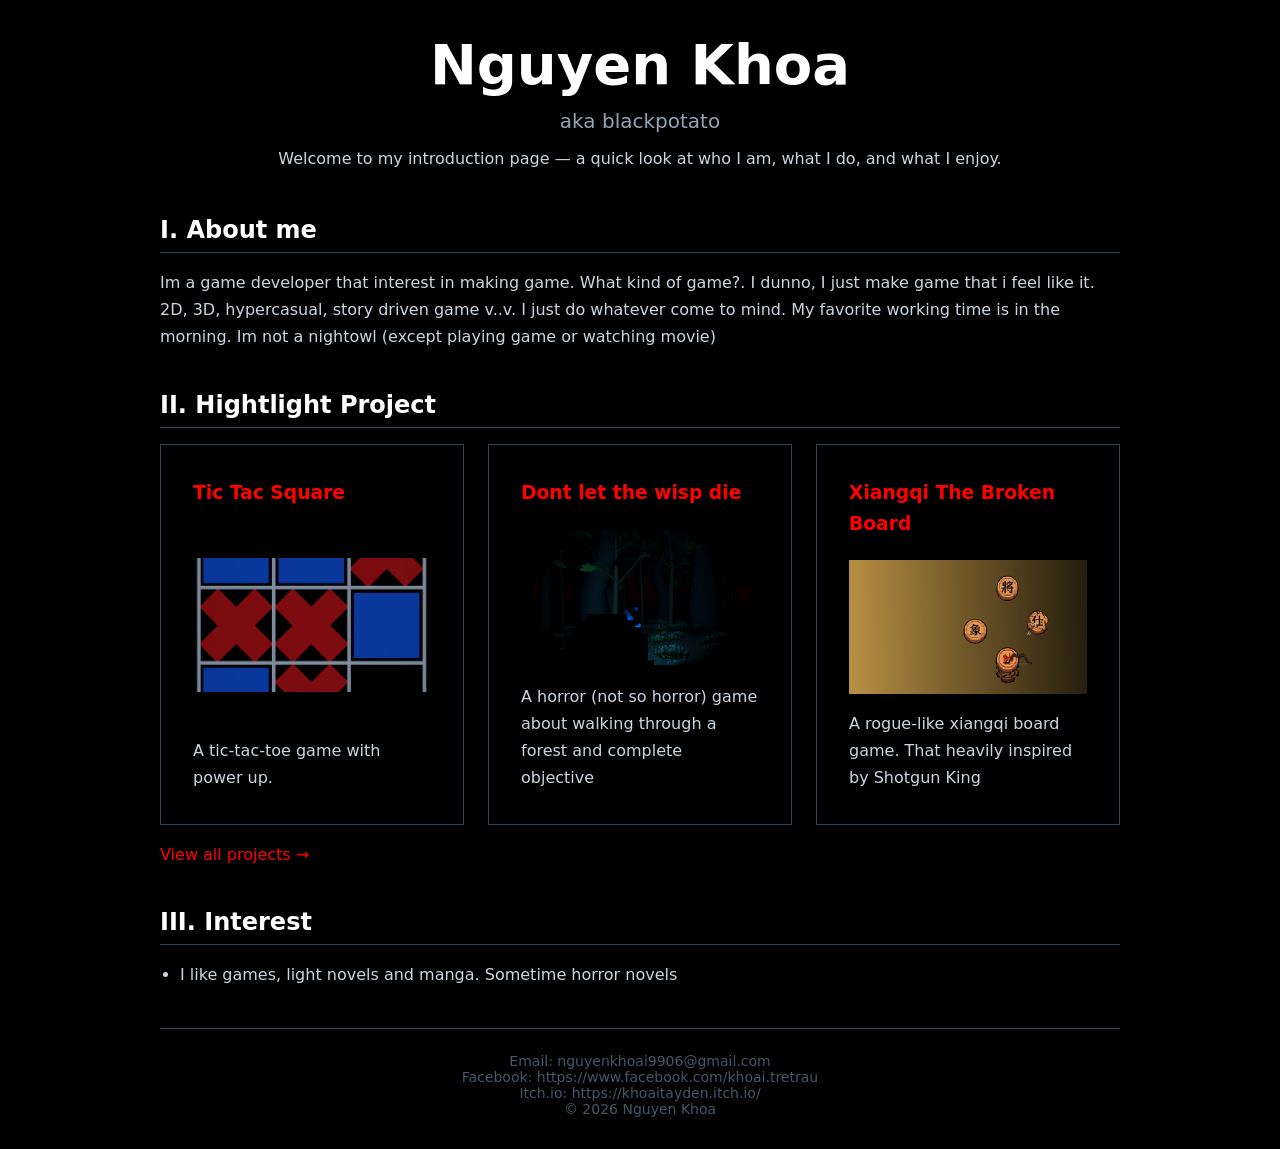
<file: index.html>
<!DOCTYPE html>
<html lang="en">
<head>
  <meta charset="UTF-8" />
  <meta name="viewport" content="width=device-width, initial-scale=1.0" />
  <meta http-equiv="refresh" content="0; url=pages/introduction.html" />
  <title>Nguyen Khoa (blackpotato)</title>
</head>
<body>
  <p><a href="pages/introduction.html">Redirecting to introduction...</a></p>
</body>
</html>
</file>
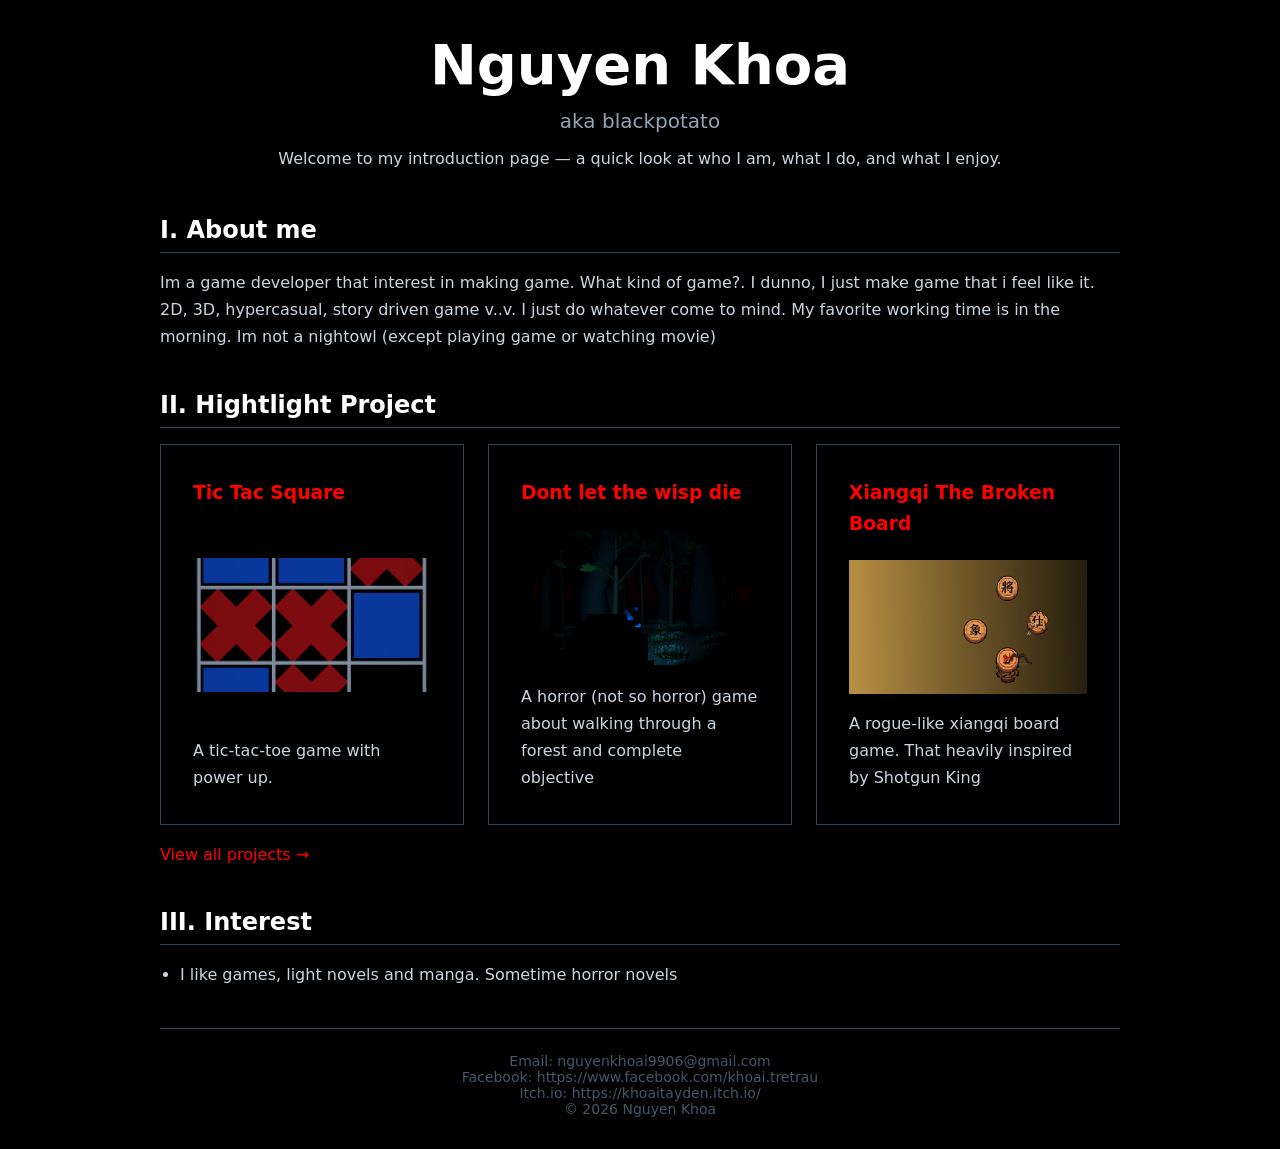
<file: pages/introduction.html>
<!DOCTYPE html>
<html lang="en">
<head>
  <meta charset="UTF-8" />
  <meta name="viewport" content="width=device-width, initial-scale=1.0" />
  <title>Nguyen Khoa (blackpotato)</title>
  <link rel="stylesheet" href="../styles.css" />
  <link rel="stylesheet" href="../components/card.css" />
</head>
<body>
  <header>
    <h1>Nguyen Khoa</h1>
    <p class="tagline">aka blackpotato</p>
    <p class="intro">Welcome to my introduction page — a quick look at who I am, what I do, and what I enjoy.</p>
  </header>

  <main>
    <section>
      <h2>I. About me</h2>
      <p> Im a game developer that interest in making game. 
          What kind of game?. 
          I dunno, I just make game that i feel like it.
          2D, 3D, hypercasual, story driven game v..v. I just do whatever come to mind.
          My favorite working time is in the morning. Im not a nightowl (except playing game or watching movie)  
      </p>
    </section>

    <section>
      <h2>II. Hightlight Project</h2>
      <ul class="highlight">
        <li class="card">
          <h3><a href="myProjects/tic-tac-square.html">Tic Tac Square</a></h3>
          <img class="card-image" src="../assets/projects/tic-tac-square/cover.png" alt="Tic Tac Square cover" />
          <p>A tic-tac-toe game with power up.</p>
        </li>
        <li class="card">
          <h3><a href="myProjects/dont-let-the-wisp-die.html">Dont let the wisp die</a></h3>
          <img class="card-image" src="../assets/projects/dont-let-the-wisp-die/cover.png" alt="Dont let the wisp die cover" />
          <p>A horror (not so horror) game about walking through a forest and complete objective</p>
        </li>
        <li class="card">
          <h3><a href="myProjects/xiangqi-the-broken-board.html">Xiangqi The Broken Board</a></h3>
          <img class="card-image" src="../assets/projects/xiangqi-the-broken-board/cover.png" alt="Xiangqi The Broken Board cover" />
          <p>A rogue-like xiangqi board game. That heavily inspired by Shotgun King</p>
        </li>
      </ul>
      <p class="more"><a href="myProjects.html">View all projects &rarr;</a></p>
    </section>

    <section>
      <h2>III. Interest</h2>
      <ul>
        <li>I like games, light novels and manga. Sometime horror novels</li>
      </ul>
    </section>
  </main>

  <footer>
    <p>Email: nguyenkhoai9906@gmail.com</p>
    <p>Facebook: https://www.facebook.com/khoai.tretrau</p>
    <p>Itch.io: https://khoaitayden.itch.io/</p>
    <p>&copy; 2026 Nguyen Khoa</p>
  </footer>
</body>
</html>
</file>
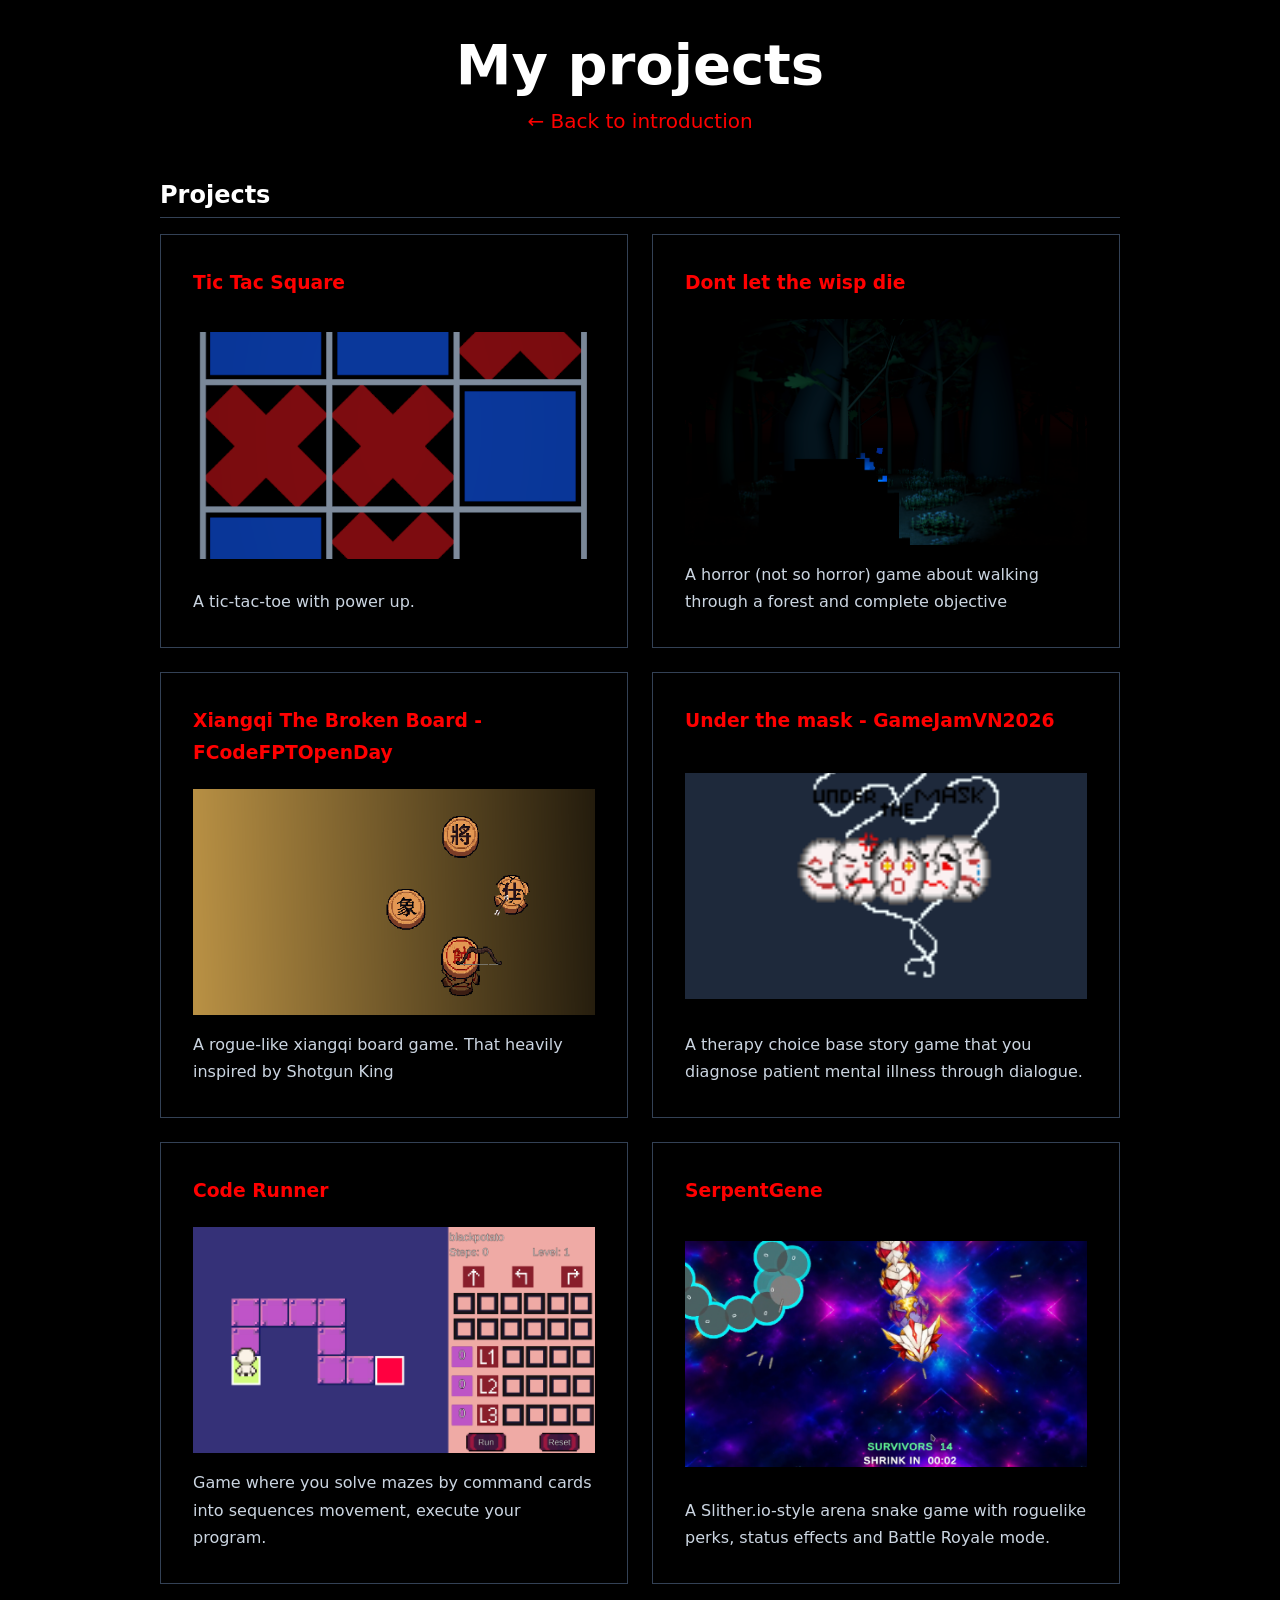
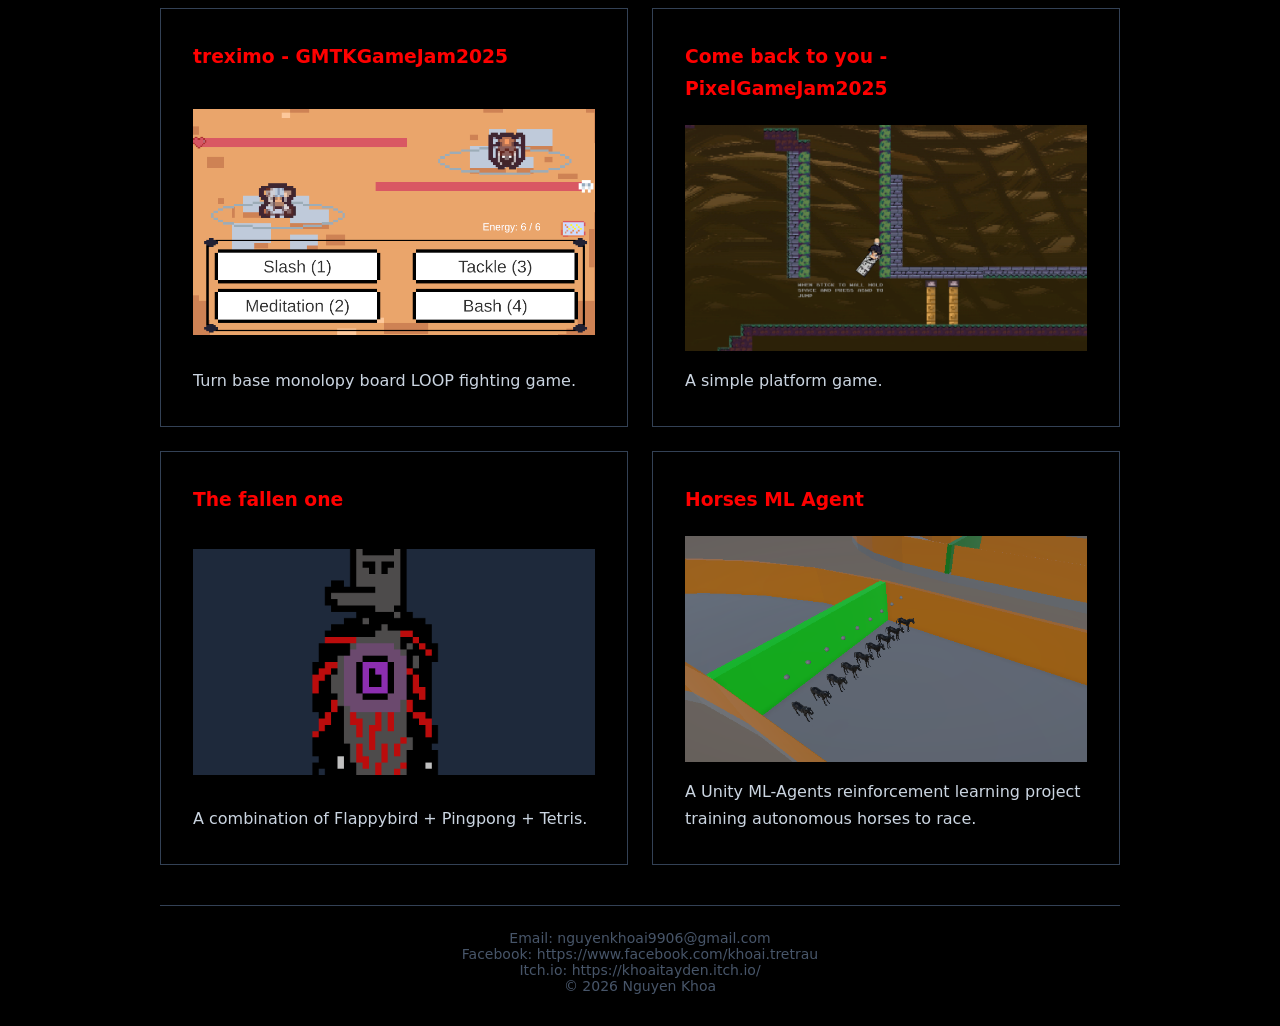
<file: pages/myProjects.html>
<!DOCTYPE html>
<html lang="en">
<head>
  <meta charset="UTF-8" />
  <meta name="viewport" content="width=device-width, initial-scale=1.0" />
  <title>My projects — Nguyen Khoa</title>
  <link rel="stylesheet" href="../styles.css" />
  <link rel="stylesheet" href="../components/card.css" />
</head>
<body>
  <header>
    <h1>My projects</h1>
    <p class="tagline"><a href="introduction.html">&larr; Back to introduction</a></p>
  </header>

  <main>
    <section>
      <h2>Projects</h2>
      <ul class="myProjects">
        <li class="card">
          <h3><a href="myProjects/tic-tac-square.html">Tic Tac Square</a></h3>
          <img class="card-image" src="../assets/projects/tic-tac-square/cover.png" alt="Tic Tac Square cover" />
          <p>A tic-tac-toe with power up.</p>
        </li>
        <li class="card">
          <h3><a href="myProjects/dont-let-the-wisp-die.html">Dont let the wisp die</a></h3>
          <img class="card-image" src="../assets/projects/dont-let-the-wisp-die/cover.png" alt="Dont let the wisp die cover" />
          <p>A horror (not so horror) game about walking through a forest and complete objective</p>
        </li>
        <li class="card">
          <h3><a href="myProjects/xiangqi-the-broken-board.html">Xiangqi The Broken Board - FCodeFPTOpenDay</a></h3>
          <img class="card-image" src="../assets/projects/xiangqi-the-broken-board/cover.png" alt="Xiangqi The Broken Board cover" />
          <p>A rogue-like xiangqi board game. That heavily inspired by Shotgun King</p>
        </li>
        <li class="card">
          <h3><a href="myProjects/under-the-mask.html">Under the mask - GameJamVN2026</a></h3>
          <img class="card-image" src="../assets/projects/under-the-mask/cover.png" alt="Under the mask cover" />
          <p>A therapy choice base story game that you diagnose patient mental illness through dialogue.</p>
        </li>
        <li class="card">
          <h3><a href="myProjects/code-runner.html">Code Runner</a></h3>
          <img class="card-image" src="../assets/projects/code-runner/cover.png" alt="Code Runner cover" />
          <p>Game where you solve mazes by command cards into sequences movement, execute your program.</p>
        </li>
        <li class="card">
          <h3><a href="myProjects/serpentgene.html">SerpentGene</a></h3>
          <img class="card-image" src="../assets/projects/serpentgene/cover.png" alt="SerpentGene cover" />
          <p>A Slither.io-style arena snake game with roguelike perks, status effects and Battle Royale mode.</p>
        </li>
        <li class="card">
          <h3><a href="myProjects/treximo.html">treximo - GMTKGameJam2025</a></h3>
          <img class="card-image" src="../assets/projects/treximo/cover.png" alt="treximo cover" />
          <p>Turn base monolopy board LOOP fighting game.</p>
        </li>
        <li class="card">
          <h3><a href="myProjects/come-back-to-you.html">Come back to you - PixelGameJam2025</a></h3>
          <img class="card-image" src="../assets/projects/come-back-to-you/cover.png" alt="Come back to you cover" />
          <p>A simple platform game.</p>
        </li>
        <li class="card">
          <h3><a href="myProjects/the-fallen-one.html">The fallen one</a></h3>
          <img class="card-image" src="../assets/projects/the-fallen-one/cover.png" alt="The fallen one cover" />
          <p>A combination of Flappybird + Pingpong + Tetris.</p>
        </li>
        <li class="card">
          <h3><a href="myProjects/horse-ml-agent.html">Horses ML Agent</a></h3>
          <img class="card-image" src="../assets/projects/horse-ml-agent/cover.png" alt="Horse ML Agent cover" />
          <p>A Unity ML-Agents reinforcement learning project training autonomous horses to race.</p>
        </li>
      </ul>
    </section>
  </main>

  <footer>
    <p>Email: nguyenkhoai9906@gmail.com</p>
    <p>Facebook: https://www.facebook.com/khoai.tretrau</p>
    <p>Itch.io: https://khoaitayden.itch.io/</p>
    <p>&copy; 2026 Nguyen Khoa</p>
  </footer>
</body>
</html>
</file>
<file: styles.css>
* {
  margin: 0;
  padding: 0;
  box-sizing: border-box;
}

body {
  font-family: system-ui, -apple-system, Segoe UI, Roboto, sans-serif;
  background: #000000;
  color: #e2e8f0;
  min-height: 100vh;
  display: flex;
  flex-direction: column;
  align-items: center;
  padding: 2rem;
}

header,
main,
footer {
  width: 100%;
  max-width: 960px;
}

header {
  text-align: center;
  margin-bottom: 3rem;
}

header h1 {
  font-size: clamp(2rem, 6vw, 3.5rem);
  font-weight: 700;
  color: #ffffff;
}

.tagline {
  margin-top: 0.75rem;
  font-size: clamp(1rem, 3vw, 1.25rem);
  color: #94a3b8;
}

.intro {
  margin-top: 1rem;
  color: #cbd5e1;
}

main {
  flex: 1;
}

section {
  margin-bottom: 2.5rem;
}

section h2 {
  font-size: 1.5rem;
  font-weight: 600;
  color: #ffffff;
  border-bottom: 1px solid #334155;
  padding-bottom: 0.5rem;
  margin-bottom: 1rem;
}

section p,
section li {
  line-height: 1.7;
  color: #cbd5e1;
}

section ul {
  padding-left: 1.25rem;
}

ul.myProjects {
  list-style: none;
  padding-left: 0;
  display: grid;
  grid-template-columns: 1fr 1fr;
  gap: 1.5rem;
}

ul.myProjects li {
  height: 100%;
  display: flex;
  flex-direction: column;
  justify-content: space-between;
}

ul.myProjects h3,
ul.highlight h3 {
  color: #ffffff;
  margin-bottom: 0.25rem;
}

ul.highlight {
  list-style: none;
  padding-left: 0;
  display: grid;
  grid-template-columns: repeat(3, 1fr);
  gap: 1.5rem;
}

ul.highlight li {
  height: 100%;
  display: flex;
  flex-direction: column;
  justify-content: space-between;
}

a {
  color: #ff0000;
  text-decoration: none;
}

a:hover {
  text-decoration: underline;
}

.video-wrapper {
  aspect-ratio: 16 / 9;
  width: 100%;
  margin: 1.25rem 0;
  border: 1px solid #334155;
  background: #090d16;
  overflow: hidden;
}

.video-wrapper iframe {
  width: 100%;
  height: 100%;
  border: 0;
  display: block;
}

.video-placeholder {
  width: 100%;
  height: 100%;
  display: flex;
  align-items: center;
  justify-content: center;
  color: #94a3b8;
  font-size: 0.95rem;
  background: #111827;
}

.styled-table {
  width: 100%;
  border-collapse: collapse;
  margin: 1rem 0 1.5rem 0;
  font-size: 0.95rem;
}

.styled-table th,
.styled-table td {
  border: 1px solid #334155;
  padding: 0.75rem 1rem;
  text-align: left;
}

.styled-table th {
  background: #111827;
  color: #ffffff;
}

.styled-table td {
  color: #cbd5e1;
}

.art-grid {
  display: grid;
  grid-template-columns: repeat(3, 1fr);
  gap: 1.5rem;
  margin-top: 1.5rem;
}

.asset-grid-3 {
  display: grid;
  grid-template-columns: repeat(3, 1fr);
  gap: 1rem;
  margin: 1rem 0 1.5rem 0;
}

.asset-grid-5 {
  display: grid;
  grid-template-columns: repeat(5, 1fr);
  gap: 1rem;
  margin: 1rem 0 1.5rem 0;
}

.asset-box {
  background: #111827;
  border: 1px solid #334155;
  padding: 1rem;
  text-align: center;
}

.asset-box .card-image {
  aspect-ratio: 4 / 3;
  width: 100%;
  object-fit: cover;
  display: block;
  background: #1e293b;
  margin: 0.5rem 0;
}

.asset-box h4 {
  color: #ffffff;
  font-size: 0.95rem;
  margin-bottom: 0.2rem;
}

.asset-box p {
  font-size: 0.8rem;
  color: #94a3b8;
}

.art-card h3 {
  color: #ffffff;
  font-size: 1.1rem;
  margin-bottom: 0.25rem;
}

.art-card p {
  font-size: 0.9rem;
  color: #94a3b8;
}

.more {
  margin-top: 1rem;
}

footer {
  text-align: center;
  border-top: 1px solid #334155;
  padding-top: 1.5rem;
  font-size: 0.875rem;
  color: #475569;
}
</file>
<file: components/card.css>
.card {
  background: transparent;
  border: 1px solid #334155;
  padding: 2rem;
}

.card-image {
  aspect-ratio: 16 / 9;
  width: 100%;
  object-fit: cover;
  display: block;
  background: #1e293b;
  margin: 1rem 0;
}
</file>
